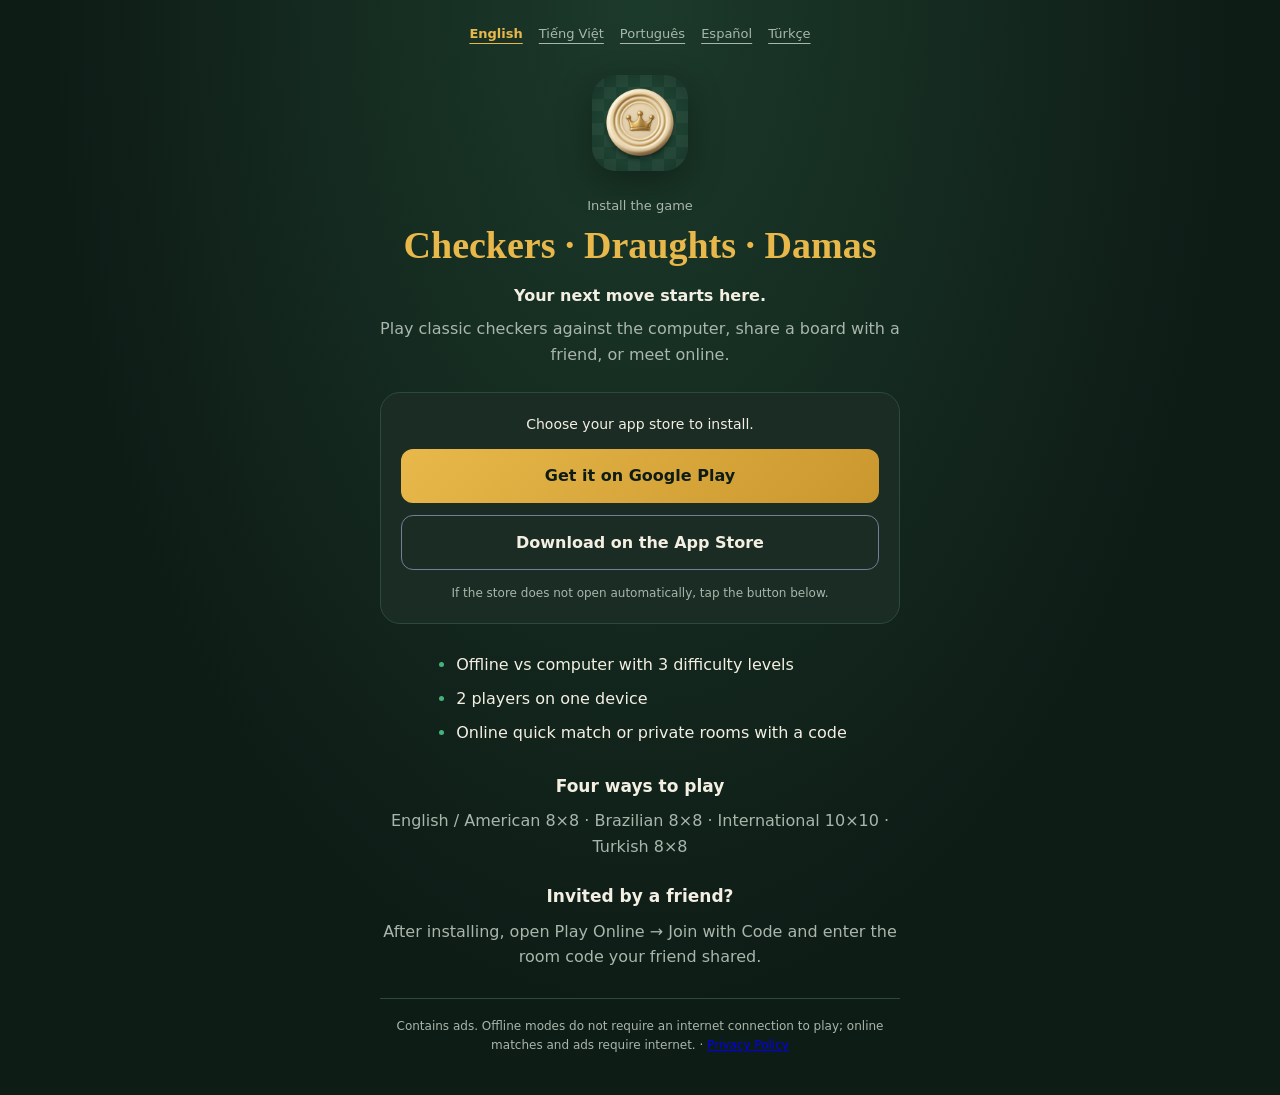
<file: index.html>
<!doctype html>
<html lang="en">
<head>
    <meta charset="utf-8">
    <meta name="viewport" content="width=device-width, initial-scale=1, viewport-fit=cover">
    <title>Checkers · Draughts · Damas — Install the game</title>
    <meta name="description" content="Install Checkers · Draughts · Damas. Choose your language to open the download page.">
    <meta property="og:title" content="Checkers · Draughts · Damas — Install the game">
    <meta property="og:description" content="Choose your language and download the game for Android or iOS.">
    <meta property="og:type" content="website">
    <link rel="icon" href="assets/icon.png" type="image/png">
    <link rel="stylesheet" href="assets/install.css">
</head>
<body>
    <main class="wrap">
        <img class="icon" src="assets/icon.png" width="96" height="96" alt="Checkers · Draughts · Damas">
        <h1>Checkers · Draughts · Damas</h1>
        <p class="sub">Choose your language</p>
        <nav aria-label="Language" style="display:block">
        <a class="btn astore" href="install_en.html" lang="en" hreflang="en">English</a>
        <a class="btn astore" href="install_vi.html" lang="vi" hreflang="vi">Tiếng Việt</a>
        <a class="btn astore" href="install_es.html" lang="es" hreflang="es">Español</a>
        <a class="btn astore" href="install_pt.html" lang="pt" hreflang="pt">Português</a>
        <a class="btn astore" href="install_tr.html" lang="tr" hreflang="tr">Türkçe</a>
        </nav>
        <footer><a href="privacy.html">Privacy Policy</a></footer>
    </main>
    <script>
    (function () {
        'use strict';
        var supported = ["en", "vi", "es", "pt", "tr"];
        var preferred = navigator.languages && navigator.languages.length
            ? navigator.languages : [navigator.language || 'en'];
        var selected = 'en';
        for (var i = 0; i < preferred.length; i++) {
            var code = preferred[i].toLowerCase().split(/[-_]/)[0];
            if (supported.indexOf(code) !== -1) {
                selected = code;
                break;
            }
        }
        window.location.replace('install_' + selected + '.html');
    }());
    </script>
</body>
</html>
</file>
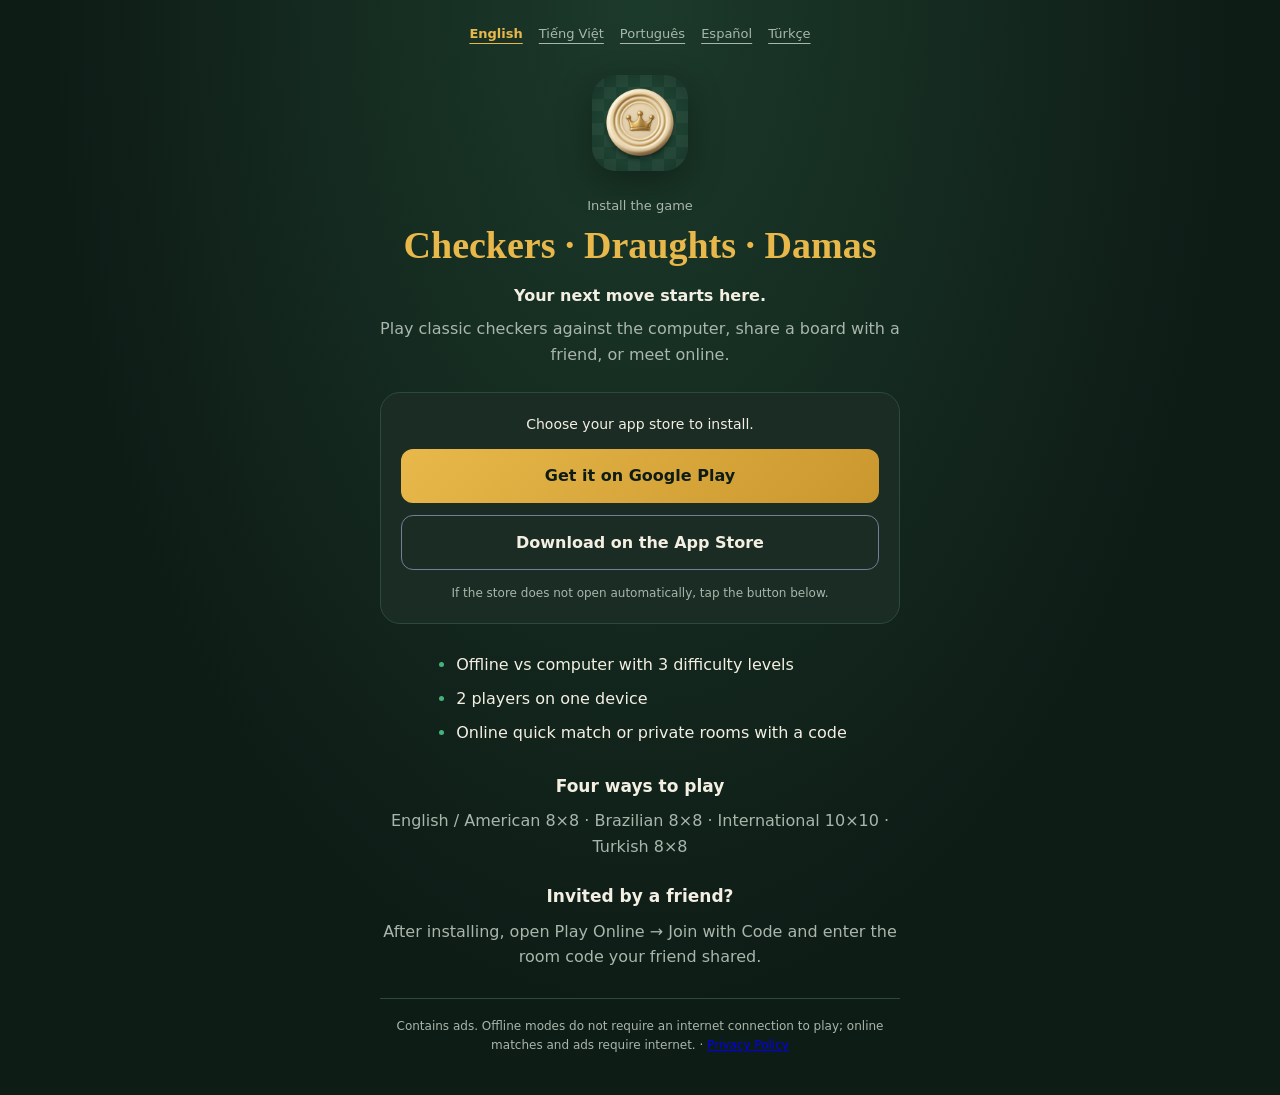
<file: install_en.html>
<!doctype html>
<html lang="en">
<head>
    <meta charset="utf-8">
    <meta name="viewport" content="width=device-width, initial-scale=1, viewport-fit=cover">
    <meta name="theme-color" content="#0e1c16">
    <title>Checkers · Draughts · Damas — Install the game</title>
    <meta name="description" content="Play classic checkers against the computer, share a board with a friend, or meet online.">
    <meta property="og:title" content="Checkers · Draughts · Damas — Install the game">
    <meta property="og:description" content="Play classic checkers against the computer, share a board with a friend, or meet online.">
    <meta property="og:type" content="website">
    <meta name="twitter:card" content="summary">
    <link rel="icon" type="image/png" href="assets/icon.png">
    <link rel="stylesheet" href="assets/install.css">
    <link rel="alternate" hreflang="en" href="install_en.html">
    <link rel="alternate" hreflang="vi" href="install_vi.html">
    <link rel="alternate" hreflang="pt" href="install_pt.html">
    <link rel="alternate" hreflang="es" href="install_es.html">
    <link rel="alternate" hreflang="tr" href="install_tr.html">
</head>
<body>
<main class="wrap">
    <nav aria-label="Language"><a href="install_en.html" lang="en" hreflang="en" aria-current="page">English</a><a href="install_vi.html" lang="vi" hreflang="vi">Tiếng Việt</a><a href="install_pt.html" lang="pt" hreflang="pt">Português</a><a href="install_es.html" lang="es" hreflang="es">Español</a><a href="install_tr.html" lang="tr" hreflang="tr">Türkçe</a></nav>
    <img class="icon" src="assets/icon.png" width="96" height="96" alt="Checkers · Draughts · Damas">
    <p class="eyebrow">Install the game</p>
    <h1>Checkers · Draughts · Damas</h1>
    <p class="sub">Your next move starts here.</p>
    <p class="description">Play classic checkers against the computer, share a board with a friend, or meet online.</p>
    <div class="downloads">
        <p id="status" role="status">Choose your app store to install.</p>
        <a class="btn gplay" id="gplay" href="https://play.google.com/store/apps/details?id=com.egame.checkers&amp;hl=en">Get it on Google Play</a>
        <a class="btn astore" id="astore" href="https://apps.apple.com/app/id6820478701?l=en">Download on the App Store</a>
        <p class="hint">If the store does not open automatically, tap the button below.</p>
    </div>
    <section><ul><li>Offline vs computer with 3 difficulty levels</li><li>2 players on one device</li><li>Online quick match or private rooms with a code</li></ul></section>
    <section><h2>Four ways to play</h2><p>English / American 8×8 · Brazilian 8×8 · International 10×10 · Turkish 8×8</p></section>
    <section><h2>Invited by a friend?</h2><p>After installing, open Play Online → Join with Code and enter the room code your friend shared.</p></section>
    <footer>Contains ads. Offline modes do not require an internet connection to play; online matches and ads require internet. · <a href="privacy.html#en">Privacy Policy</a></footer>
</main>
<script>window.installMessages = {"opening": "Opening Google Play…", "fallback": "If the store does not open automatically, tap the button below.", "openingIOS": "Opening App Store…"};</script>
<script src="assets/install.js"></script>
</body>
</html>
</file>
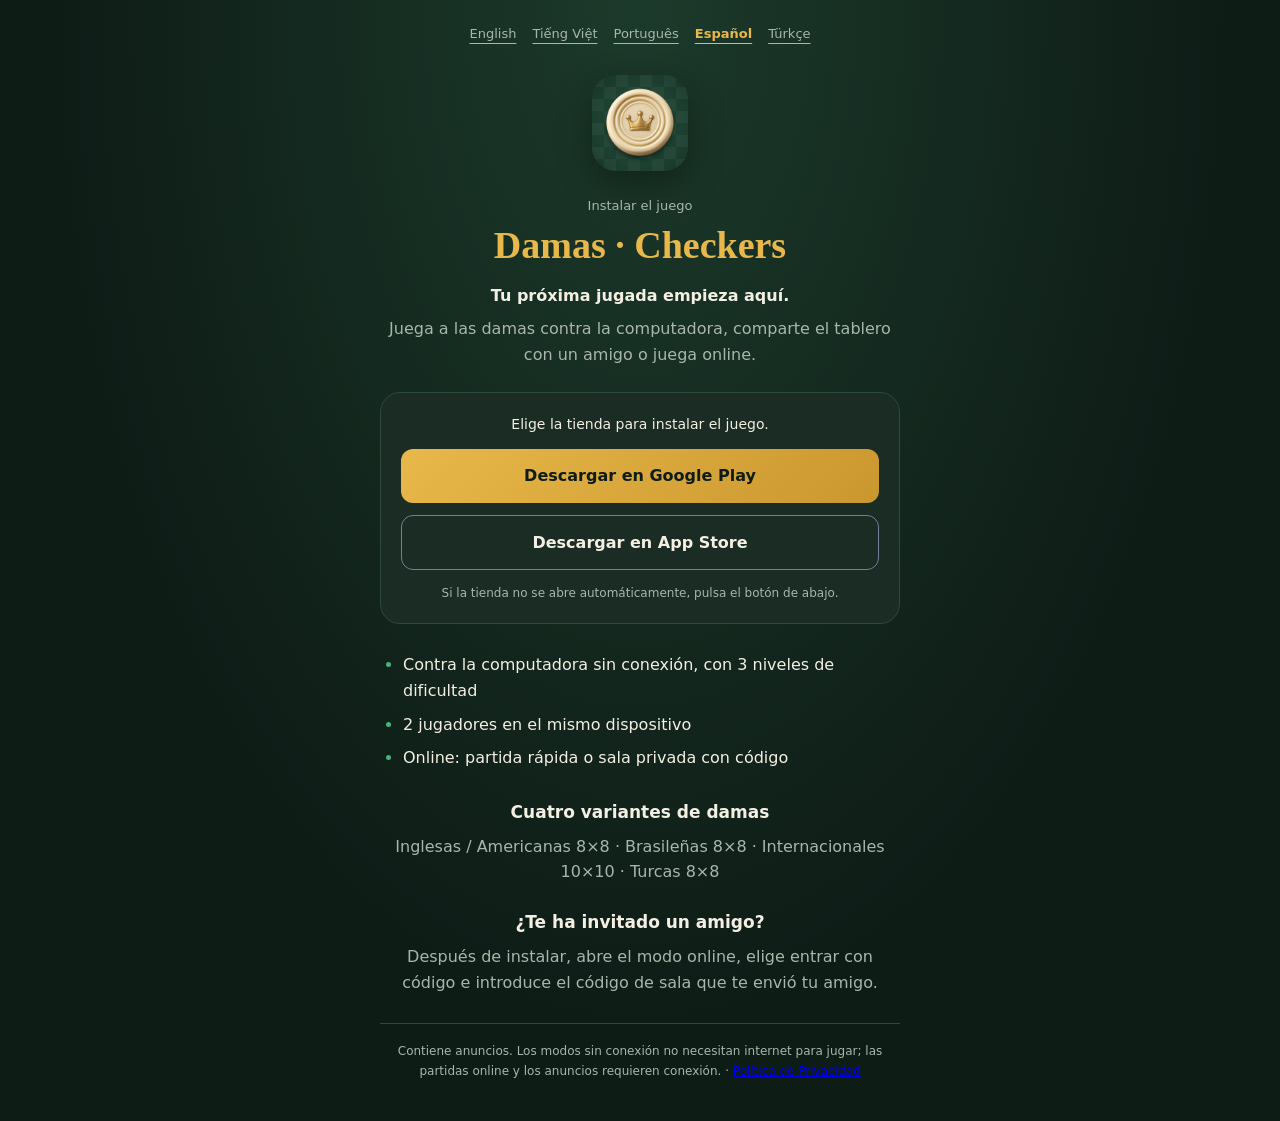
<file: install_es.html>
<!doctype html>
<html lang="es">
<head>
    <meta charset="utf-8">
    <meta name="viewport" content="width=device-width, initial-scale=1, viewport-fit=cover">
    <meta name="theme-color" content="#0e1c16">
    <title>Damas · Checkers — Instalar el juego</title>
    <meta name="description" content="Juega a las damas contra la computadora, comparte el tablero con un amigo o juega online.">
    <meta property="og:title" content="Damas · Checkers — Instalar el juego">
    <meta property="og:description" content="Juega a las damas contra la computadora, comparte el tablero con un amigo o juega online.">
    <meta property="og:type" content="website">
    <meta name="twitter:card" content="summary">
    <link rel="icon" type="image/png" href="assets/icon.png">
    <link rel="stylesheet" href="assets/install.css">
    <link rel="alternate" hreflang="en" href="install_en.html">
    <link rel="alternate" hreflang="vi" href="install_vi.html">
    <link rel="alternate" hreflang="pt" href="install_pt.html">
    <link rel="alternate" hreflang="es" href="install_es.html">
    <link rel="alternate" hreflang="tr" href="install_tr.html">
</head>
<body>
<main class="wrap">
    <nav aria-label="Idioma"><a href="install_en.html" lang="en" hreflang="en">English</a><a href="install_vi.html" lang="vi" hreflang="vi">Tiếng Việt</a><a href="install_pt.html" lang="pt" hreflang="pt">Português</a><a href="install_es.html" lang="es" hreflang="es" aria-current="page">Español</a><a href="install_tr.html" lang="tr" hreflang="tr">Türkçe</a></nav>
    <img class="icon" src="assets/icon.png" width="96" height="96" alt="Damas · Checkers">
    <p class="eyebrow">Instalar el juego</p>
    <h1>Damas · Checkers</h1>
    <p class="sub">Tu próxima jugada empieza aquí.</p>
    <p class="description">Juega a las damas contra la computadora, comparte el tablero con un amigo o juega online.</p>
    <div class="downloads">
        <p id="status" role="status">Elige la tienda para instalar el juego.</p>
        <a class="btn gplay" id="gplay" href="https://play.google.com/store/apps/details?id=com.egame.checkers&amp;hl=es">Descargar en Google Play</a>
        <a class="btn astore" id="astore" href="https://apps.apple.com/app/id6820478701?l=es">Descargar en App Store</a>
        <p class="hint">Si la tienda no se abre automáticamente, pulsa el botón de abajo.</p>
    </div>
    <section><ul><li>Contra la computadora sin conexión, con 3 niveles de dificultad</li><li>2 jugadores en el mismo dispositivo</li><li>Online: partida rápida o sala privada con código</li></ul></section>
    <section><h2>Cuatro variantes de damas</h2><p>Inglesas / Americanas 8×8 · Brasileñas 8×8 · Internacionales 10×10 · Turcas 8×8</p></section>
    <section><h2>¿Te ha invitado un amigo?</h2><p>Después de instalar, abre el modo online, elige entrar con código e introduce el código de sala que te envió tu amigo.</p></section>
    <footer>Contiene anuncios. Los modos sin conexión no necesitan internet para jugar; las partidas online y los anuncios requieren conexión. · <a href="privacy.html#es">Política de Privacidad</a></footer>
</main>
<script>window.installMessages = {"opening": "Abriendo Google Play…", "fallback": "Si la tienda no se abre automáticamente, pulsa el botón de abajo.", "openingIOS": "Abriendo App Store…"};</script>
<script src="assets/install.js"></script>
</body>
</html>
</file>
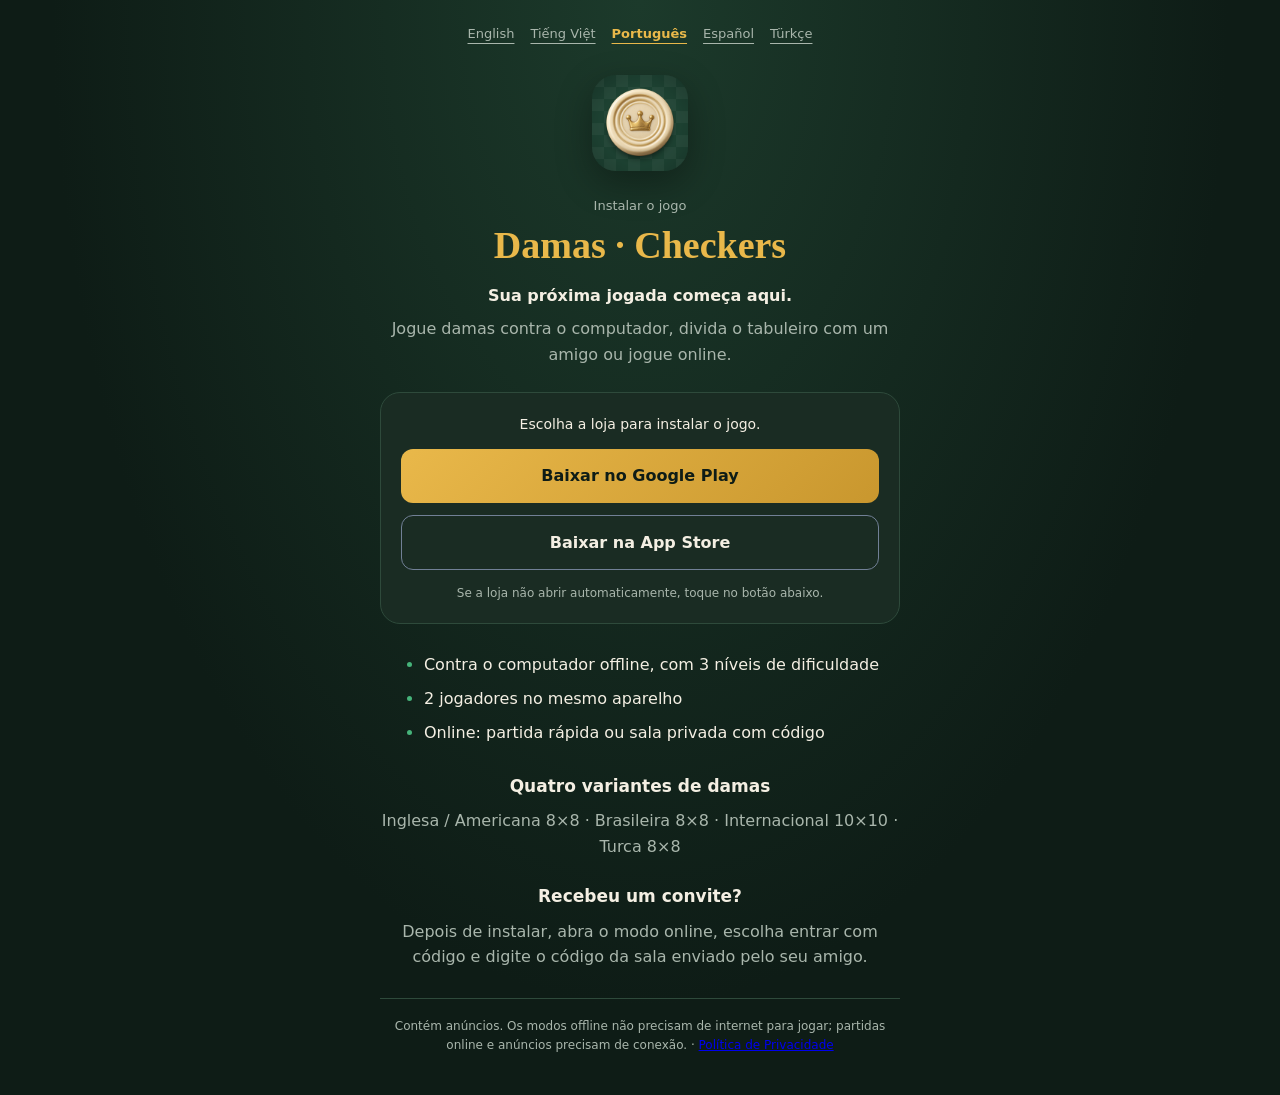
<file: install_pt.html>
<!doctype html>
<html lang="pt-BR">
<head>
    <meta charset="utf-8">
    <meta name="viewport" content="width=device-width, initial-scale=1, viewport-fit=cover">
    <meta name="theme-color" content="#0e1c16">
    <title>Damas · Checkers — Instalar o jogo</title>
    <meta name="description" content="Jogue damas contra o computador, divida o tabuleiro com um amigo ou jogue online.">
    <meta property="og:title" content="Damas · Checkers — Instalar o jogo">
    <meta property="og:description" content="Jogue damas contra o computador, divida o tabuleiro com um amigo ou jogue online.">
    <meta property="og:type" content="website">
    <meta name="twitter:card" content="summary">
    <link rel="icon" type="image/png" href="assets/icon.png">
    <link rel="stylesheet" href="assets/install.css">
    <link rel="alternate" hreflang="en" href="install_en.html">
    <link rel="alternate" hreflang="vi" href="install_vi.html">
    <link rel="alternate" hreflang="pt" href="install_pt.html">
    <link rel="alternate" hreflang="es" href="install_es.html">
    <link rel="alternate" hreflang="tr" href="install_tr.html">
</head>
<body>
<main class="wrap">
    <nav aria-label="Idioma"><a href="install_en.html" lang="en" hreflang="en">English</a><a href="install_vi.html" lang="vi" hreflang="vi">Tiếng Việt</a><a href="install_pt.html" lang="pt" hreflang="pt" aria-current="page">Português</a><a href="install_es.html" lang="es" hreflang="es">Español</a><a href="install_tr.html" lang="tr" hreflang="tr">Türkçe</a></nav>
    <img class="icon" src="assets/icon.png" width="96" height="96" alt="Damas · Checkers">
    <p class="eyebrow">Instalar o jogo</p>
    <h1>Damas · Checkers</h1>
    <p class="sub">Sua próxima jogada começa aqui.</p>
    <p class="description">Jogue damas contra o computador, divida o tabuleiro com um amigo ou jogue online.</p>
    <div class="downloads">
        <p id="status" role="status">Escolha a loja para instalar o jogo.</p>
        <a class="btn gplay" id="gplay" href="https://play.google.com/store/apps/details?id=com.egame.checkers&amp;hl=pt">Baixar no Google Play</a>
        <a class="btn astore" id="astore" href="https://apps.apple.com/app/id6820478701?l=pt">Baixar na App Store</a>
        <p class="hint">Se a loja não abrir automaticamente, toque no botão abaixo.</p>
    </div>
    <section><ul><li>Contra o computador offline, com 3 níveis de dificuldade</li><li>2 jogadores no mesmo aparelho</li><li>Online: partida rápida ou sala privada com código</li></ul></section>
    <section><h2>Quatro variantes de damas</h2><p>Inglesa / Americana 8×8 · Brasileira 8×8 · Internacional 10×10 · Turca 8×8</p></section>
    <section><h2>Recebeu um convite?</h2><p>Depois de instalar, abra o modo online, escolha entrar com código e digite o código da sala enviado pelo seu amigo.</p></section>
    <footer>Contém anúncios. Os modos offline não precisam de internet para jogar; partidas online e anúncios precisam de conexão. · <a href="privacy.html#pt">Política de Privacidade</a></footer>
</main>
<script>window.installMessages = {"opening": "Abrindo o Google Play…", "fallback": "Se a loja não abrir automaticamente, toque no botão abaixo.", "openingIOS": "Abrindo a App Store…"};</script>
<script src="assets/install.js"></script>
</body>
</html>
</file>
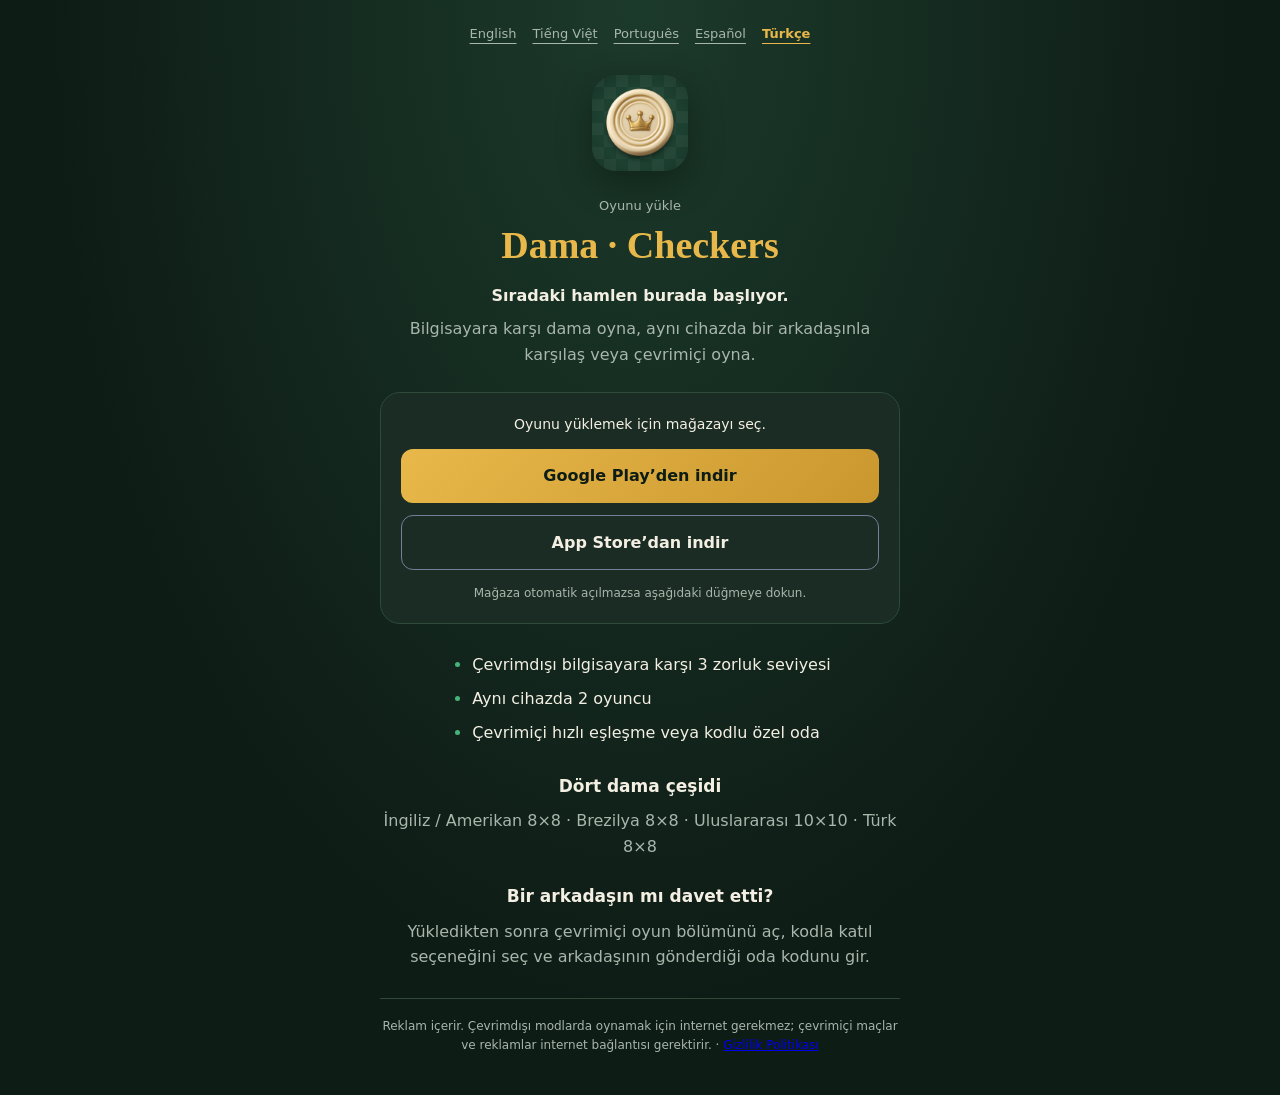
<file: install_tr.html>
<!doctype html>
<html lang="tr">
<head>
    <meta charset="utf-8">
    <meta name="viewport" content="width=device-width, initial-scale=1, viewport-fit=cover">
    <meta name="theme-color" content="#0e1c16">
    <title>Dama · Checkers — Oyunu yükle</title>
    <meta name="description" content="Bilgisayara karşı dama oyna, aynı cihazda bir arkadaşınla karşılaş veya çevrimiçi oyna.">
    <meta property="og:title" content="Dama · Checkers — Oyunu yükle">
    <meta property="og:description" content="Bilgisayara karşı dama oyna, aynı cihazda bir arkadaşınla karşılaş veya çevrimiçi oyna.">
    <meta property="og:type" content="website">
    <meta name="twitter:card" content="summary">
    <link rel="icon" type="image/png" href="assets/icon.png">
    <link rel="stylesheet" href="assets/install.css">
    <link rel="alternate" hreflang="en" href="install_en.html">
    <link rel="alternate" hreflang="vi" href="install_vi.html">
    <link rel="alternate" hreflang="pt" href="install_pt.html">
    <link rel="alternate" hreflang="es" href="install_es.html">
    <link rel="alternate" hreflang="tr" href="install_tr.html">
</head>
<body>
<main class="wrap">
    <nav aria-label="Dil"><a href="install_en.html" lang="en" hreflang="en">English</a><a href="install_vi.html" lang="vi" hreflang="vi">Tiếng Việt</a><a href="install_pt.html" lang="pt" hreflang="pt">Português</a><a href="install_es.html" lang="es" hreflang="es">Español</a><a href="install_tr.html" lang="tr" hreflang="tr" aria-current="page">Türkçe</a></nav>
    <img class="icon" src="assets/icon.png" width="96" height="96" alt="Dama · Checkers">
    <p class="eyebrow">Oyunu yükle</p>
    <h1>Dama · Checkers</h1>
    <p class="sub">Sıradaki hamlen burada başlıyor.</p>
    <p class="description">Bilgisayara karşı dama oyna, aynı cihazda bir arkadaşınla karşılaş veya çevrimiçi oyna.</p>
    <div class="downloads">
        <p id="status" role="status">Oyunu yüklemek için mağazayı seç.</p>
        <a class="btn gplay" id="gplay" href="https://play.google.com/store/apps/details?id=com.egame.checkers&amp;hl=tr">Google Play’den indir</a>
        <a class="btn astore" id="astore" href="https://apps.apple.com/app/id6820478701?l=tr">App Store’dan indir</a>
        <p class="hint">Mağaza otomatik açılmazsa aşağıdaki düğmeye dokun.</p>
    </div>
    <section><ul><li>Çevrimdışı bilgisayara karşı 3 zorluk seviyesi</li><li>Aynı cihazda 2 oyuncu</li><li>Çevrimiçi hızlı eşleşme veya kodlu özel oda</li></ul></section>
    <section><h2>Dört dama çeşidi</h2><p>İngiliz / Amerikan 8×8 · Brezilya 8×8 · Uluslararası 10×10 · Türk 8×8</p></section>
    <section><h2>Bir arkadaşın mı davet etti?</h2><p>Yükledikten sonra çevrimiçi oyun bölümünü aç, kodla katıl seçeneğini seç ve arkadaşının gönderdiği oda kodunu gir.</p></section>
    <footer>Reklam içerir. Çevrimdışı modlarda oynamak için internet gerekmez; çevrimiçi maçlar ve reklamlar internet bağlantısı gerektirir. · <a href="privacy.html#tr">Gizlilik Politikası</a></footer>
</main>
<script>window.installMessages = {"opening": "Google Play açılıyor…", "fallback": "Mağaza otomatik açılmazsa aşağıdaki düğmeye dokun.", "openingIOS": "App Store açılıyor…"};</script>
<script src="assets/install.js"></script>
</body>
</html>
</file>
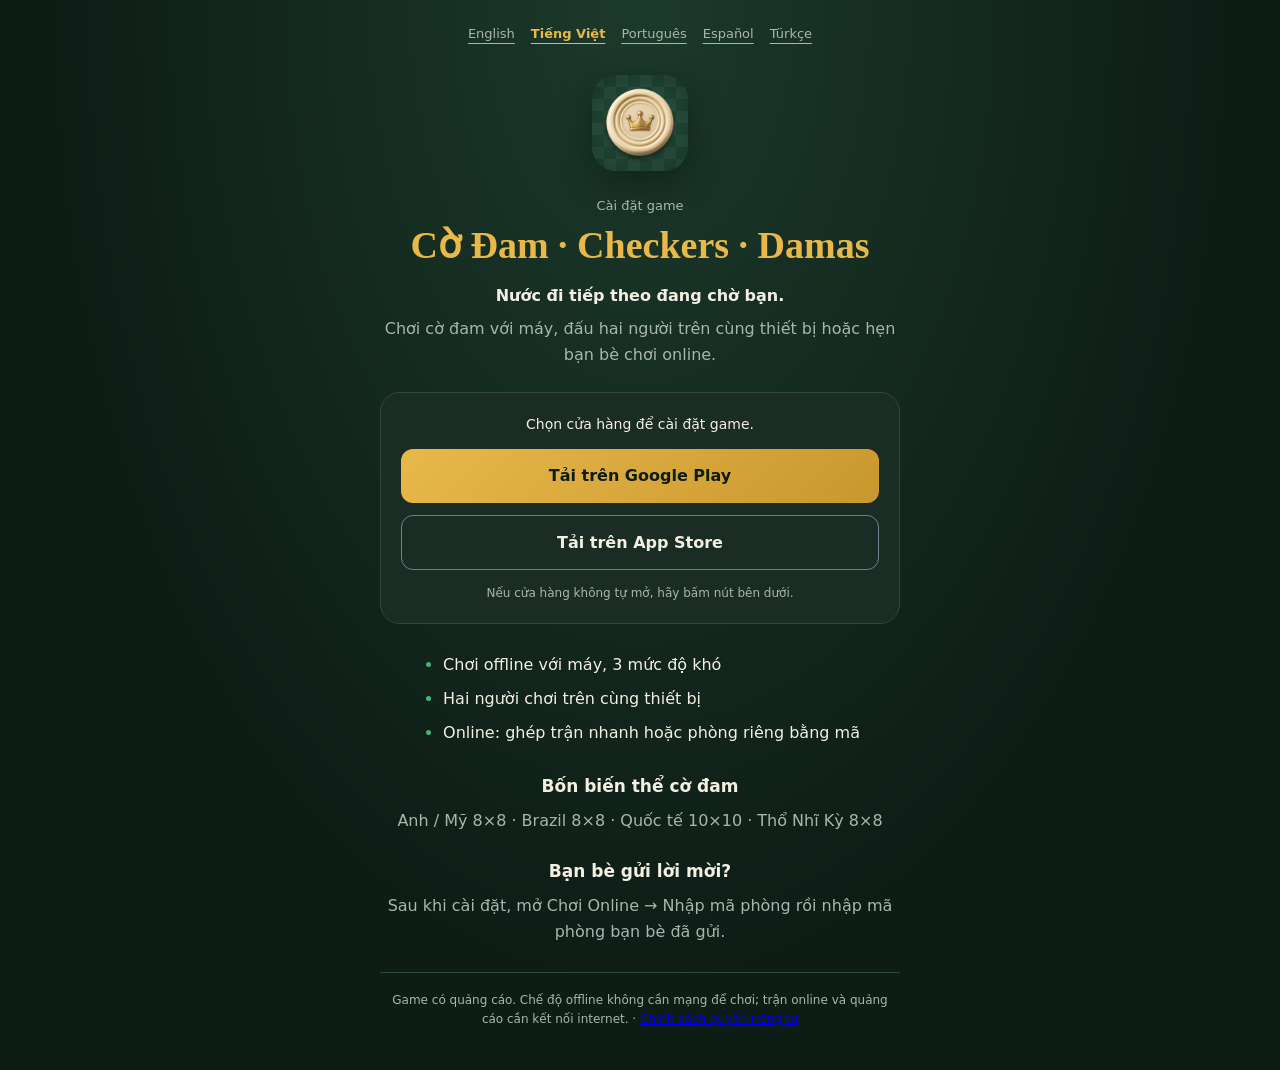
<file: install_vi.html>
<!doctype html>
<html lang="vi">
<head>
    <meta charset="utf-8">
    <meta name="viewport" content="width=device-width, initial-scale=1, viewport-fit=cover">
    <meta name="theme-color" content="#0e1c16">
    <title>Cờ Đam · Checkers · Damas — Cài đặt game</title>
    <meta name="description" content="Chơi cờ đam với máy, đấu hai người trên cùng thiết bị hoặc hẹn bạn bè chơi online.">
    <meta property="og:title" content="Cờ Đam · Checkers · Damas — Cài đặt game">
    <meta property="og:description" content="Chơi cờ đam với máy, đấu hai người trên cùng thiết bị hoặc hẹn bạn bè chơi online.">
    <meta property="og:type" content="website">
    <meta name="twitter:card" content="summary">
    <link rel="icon" type="image/png" href="assets/icon.png">
    <link rel="stylesheet" href="assets/install.css">
    <link rel="alternate" hreflang="en" href="install_en.html">
    <link rel="alternate" hreflang="vi" href="install_vi.html">
    <link rel="alternate" hreflang="pt" href="install_pt.html">
    <link rel="alternate" hreflang="es" href="install_es.html">
    <link rel="alternate" hreflang="tr" href="install_tr.html">
</head>
<body>
<main class="wrap">
    <nav aria-label="Ngôn ngữ"><a href="install_en.html" lang="en" hreflang="en">English</a><a href="install_vi.html" lang="vi" hreflang="vi" aria-current="page">Tiếng Việt</a><a href="install_pt.html" lang="pt" hreflang="pt">Português</a><a href="install_es.html" lang="es" hreflang="es">Español</a><a href="install_tr.html" lang="tr" hreflang="tr">Türkçe</a></nav>
    <img class="icon" src="assets/icon.png" width="96" height="96" alt="Cờ Đam · Checkers · Damas">
    <p class="eyebrow">Cài đặt game</p>
    <h1>Cờ Đam · Checkers · Damas</h1>
    <p class="sub">Nước đi tiếp theo đang chờ bạn.</p>
    <p class="description">Chơi cờ đam với máy, đấu hai người trên cùng thiết bị hoặc hẹn bạn bè chơi online.</p>
    <div class="downloads">
        <p id="status" role="status">Chọn cửa hàng để cài đặt game.</p>
        <a class="btn gplay" id="gplay" href="https://play.google.com/store/apps/details?id=com.egame.checkers&amp;hl=vi">Tải trên Google Play</a>
        <a class="btn astore" id="astore" href="https://apps.apple.com/app/id6820478701?l=vi">Tải trên App Store</a>
        <p class="hint">Nếu cửa hàng không tự mở, hãy bấm nút bên dưới.</p>
    </div>
    <section><ul><li>Chơi offline với máy, 3 mức độ khó</li><li>Hai người chơi trên cùng thiết bị</li><li>Online: ghép trận nhanh hoặc phòng riêng bằng mã</li></ul></section>
    <section><h2>Bốn biến thể cờ đam</h2><p>Anh / Mỹ 8×8 · Brazil 8×8 · Quốc tế 10×10 · Thổ Nhĩ Kỳ 8×8</p></section>
    <section><h2>Bạn bè gửi lời mời?</h2><p>Sau khi cài đặt, mở Chơi Online → Nhập mã phòng rồi nhập mã phòng bạn bè đã gửi.</p></section>
    <footer>Game có quảng cáo. Chế độ offline không cần mạng để chơi; trận online và quảng cáo cần kết nối internet. · <a href="privacy.html#vi">Chính sách quyền riêng tư</a></footer>
</main>
<script>window.installMessages = {"opening": "Đang mở Google Play…", "fallback": "Nếu cửa hàng không tự mở, hãy bấm nút bên dưới.", "openingIOS": "Đang mở App Store…"};</script>
<script src="assets/install.js"></script>
</body>
</html>
</file>
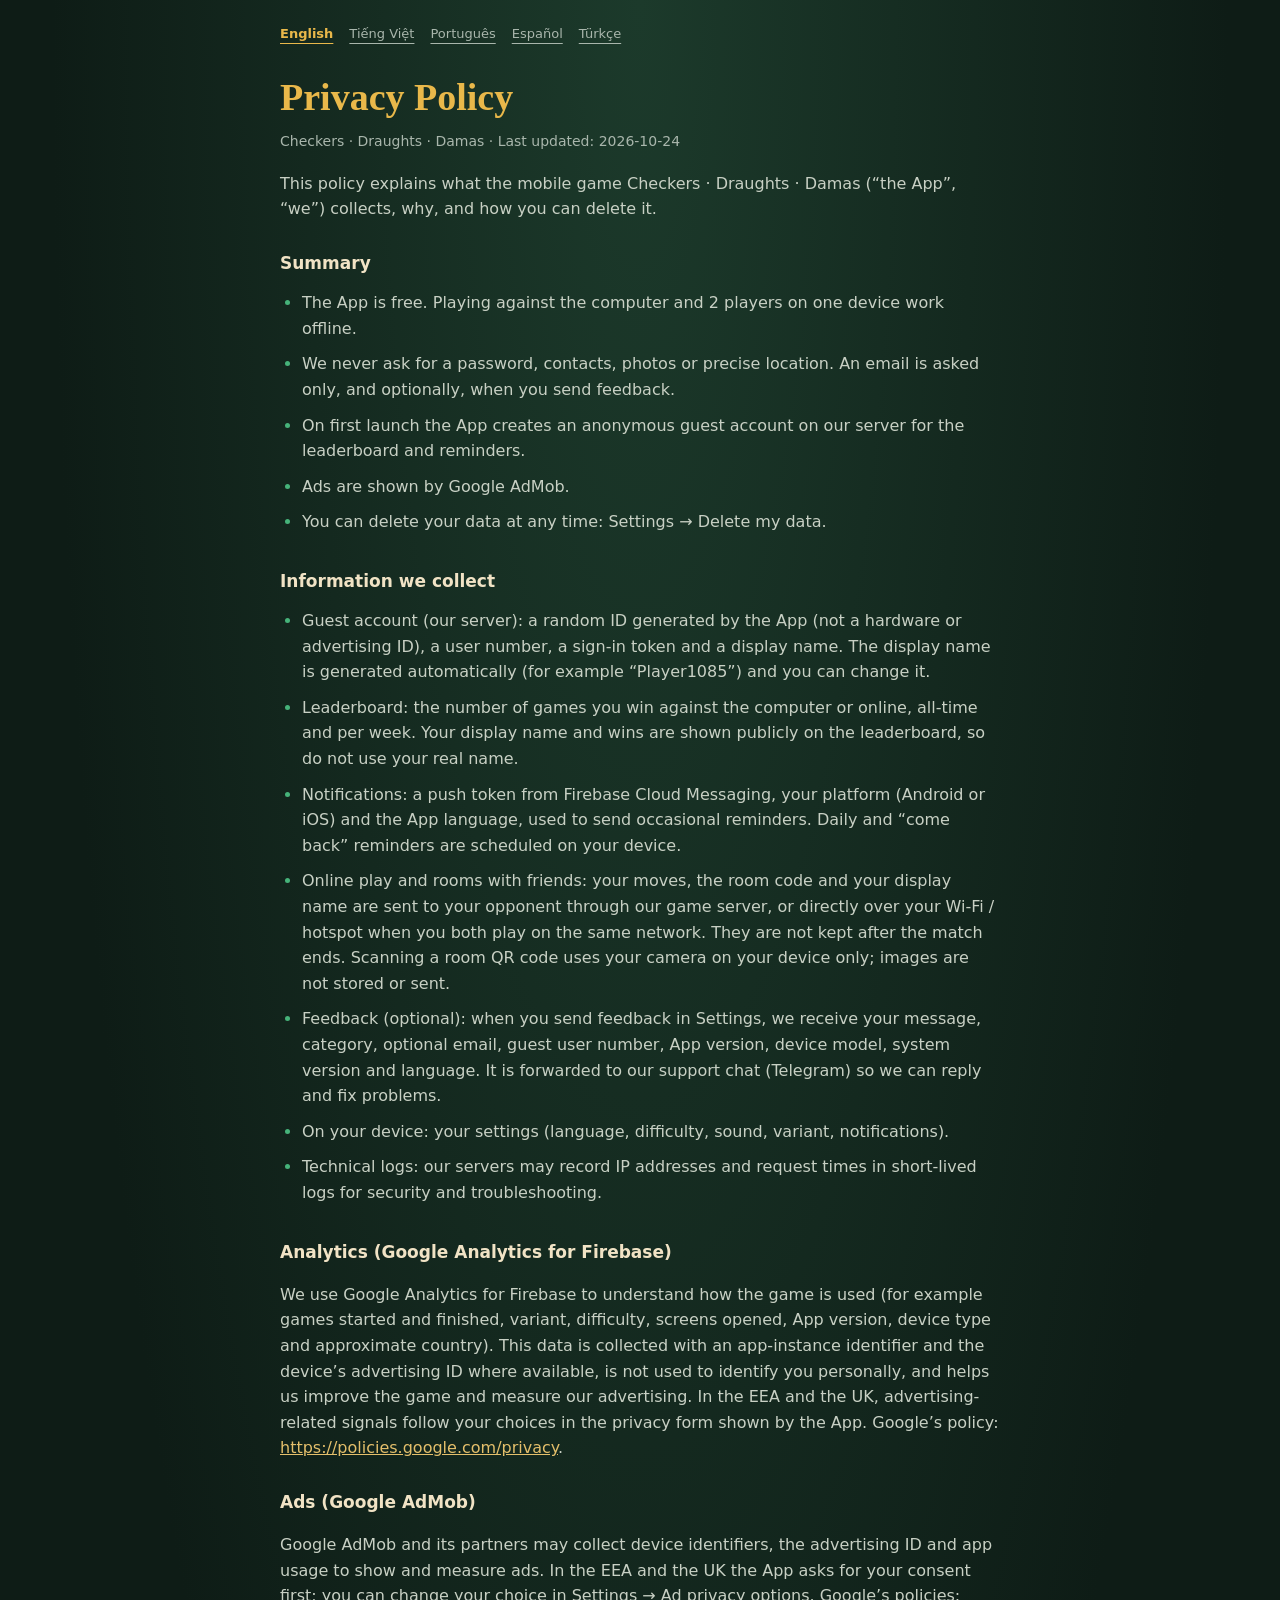
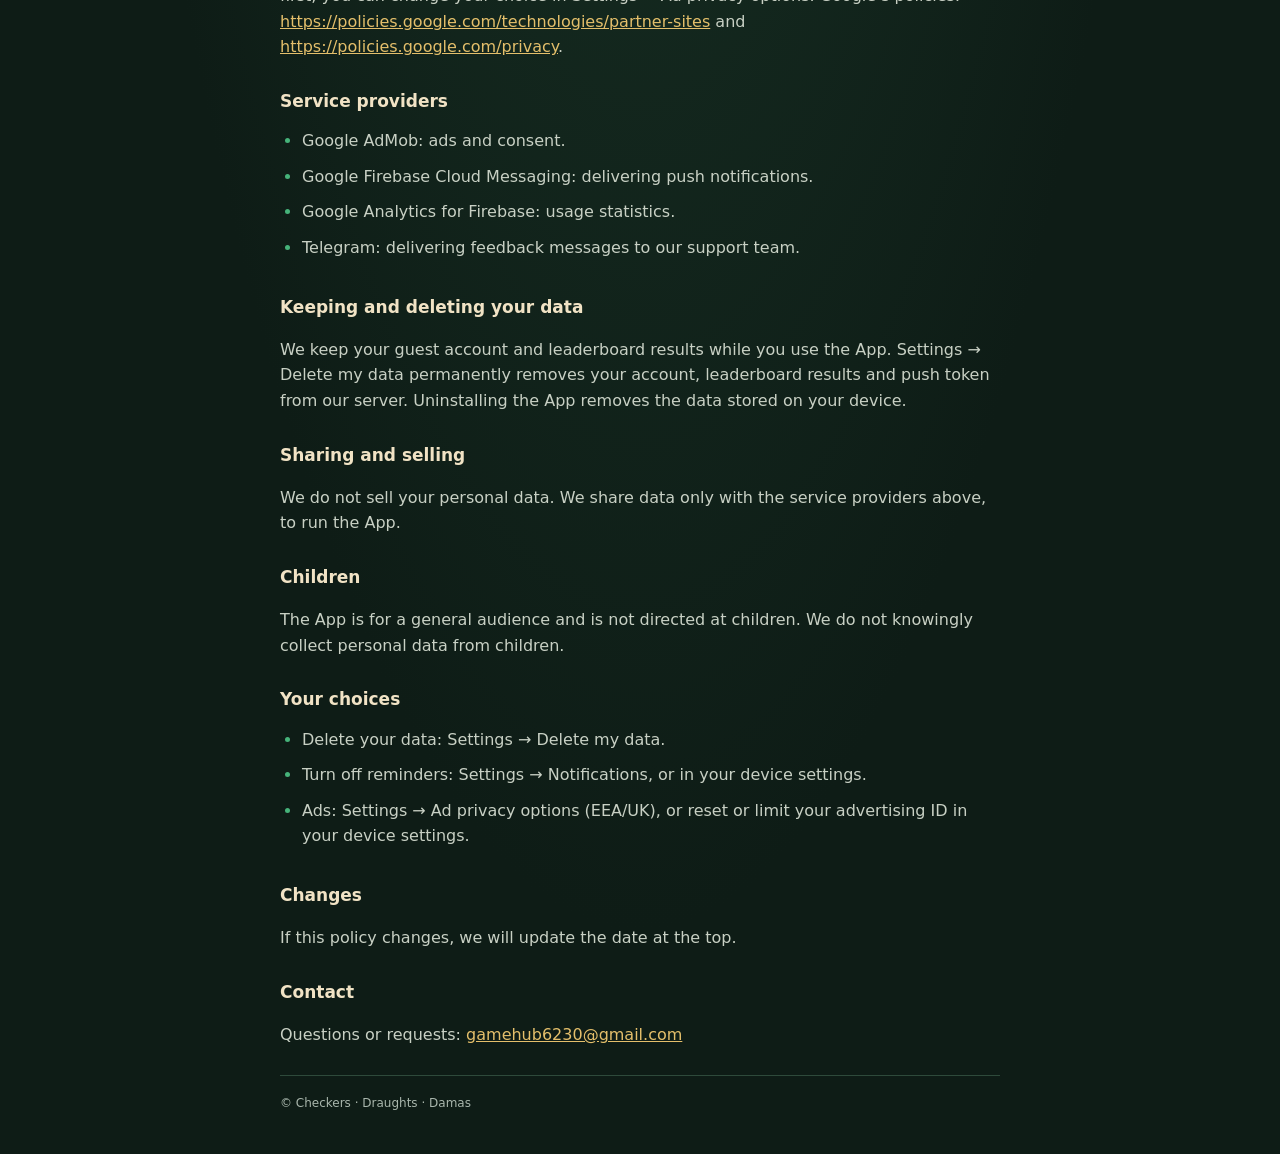
<file: privacy.html>
<!doctype html>
<html lang="en">
<head>
<meta charset="utf-8">
<meta name="viewport" content="width=device-width, initial-scale=1, viewport-fit=cover">
<meta name="theme-color" content="#101f1b">
<title>Privacy Policy — Checkers · Draughts · Damas</title>
<meta name="description" content="What Checkers · Draughts · Damas collects, why, and how to delete it.">
<link rel="icon" type="image/png" href="assets/icon.png">
<link rel="stylesheet" href="assets/install.css">
<style>
body{text-align:left}
.wrap{max-width:720px}
nav{justify-content:flex-start}
h1{text-align:left}
h2{margin:28px 0 8px;color:#f1e3c5}
p,li{color:#c8d0c4}
.meta{color:#a9b6ac;font-size:14px;margin:10px 0 18px}
ul{display:block;padding-left:22px}
li{padding:5px 0}
a{color:#e4bf6b}
article{display:none}
article.on{display:block}
</style>
</head>
<body>
<main class="wrap">
<nav aria-label="Language"><a href="#en" lang="en" data-lang="en">English</a><a href="#vi" lang="vi" data-lang="vi">Tiếng Việt</a><a href="#pt" lang="pt" data-lang="pt">Português</a><a href="#es" lang="es" data-lang="es">Español</a><a href="#tr" lang="tr" data-lang="tr">Türkçe</a></nav>
<article id="en" lang="en"><h1>Privacy Policy</h1><p class="meta">Checkers · Draughts · Damas · Last updated: 2026-10-24</p><p>This policy explains what the mobile game Checkers · Draughts · Damas (“the App”, “we”) collects, why, and how you can delete it.</p><h2>Summary</h2><ul><li>The App is free. Playing against the computer and 2 players on one device work offline.</li><li>We never ask for a password, contacts, photos or precise location. An email is asked only, and optionally, when you send feedback.</li><li>On first launch the App creates an anonymous guest account on our server for the leaderboard and reminders.</li><li>Ads are shown by Google AdMob.</li><li>You can delete your data at any time: Settings → Delete my data.</li></ul><h2>Information we collect</h2><ul><li>Guest account (our server): a random ID generated by the App (not a hardware or advertising ID), a user number, a sign-in token and a display name. The display name is generated automatically (for example “Player1085”) and you can change it.</li><li>Leaderboard: the number of games you win against the computer or online, all-time and per week. Your display name and wins are shown publicly on the leaderboard, so do not use your real name.</li><li>Notifications: a push token from Firebase Cloud Messaging, your platform (Android or iOS) and the App language, used to send occasional reminders. Daily and “come back” reminders are scheduled on your device.</li><li>Online play and rooms with friends: your moves, the room code and your display name are sent to your opponent through our game server, or directly over your Wi-Fi / hotspot when you both play on the same network. They are not kept after the match ends. Scanning a room QR code uses your camera on your device only; images are not stored or sent.</li><li>Feedback (optional): when you send feedback in Settings, we receive your message, category, optional email, guest user number, App version, device model, system version and language. It is forwarded to our support chat (Telegram) so we can reply and fix problems.</li><li>On your device: your settings (language, difficulty, sound, variant, notifications).</li><li>Technical logs: our servers may record IP addresses and request times in short-lived logs for security and troubleshooting.</li></ul><h2>Analytics (Google Analytics for Firebase)</h2><p>We use Google Analytics for Firebase to understand how the game is used (for example games started and finished, variant, difficulty, screens opened, App version, device type and approximate country). This data is collected with an app-instance identifier and the device’s advertising ID where available, is not used to identify you personally, and helps us improve the game and measure our advertising. In the EEA and the UK, advertising-related signals follow your choices in the privacy form shown by the App. Google’s policy: <a href="https://policies.google.com/privacy">https://policies.google.com/privacy</a>.</p><h2>Ads (Google AdMob)</h2><p>Google AdMob and its partners may collect device identifiers, the advertising ID and app usage to show and measure ads. In the EEA and the UK the App asks for your consent first; you can change your choice in Settings → Ad privacy options. Google’s policies: <a href="https://policies.google.com/technologies/partner-sites">https://policies.google.com/technologies/partner-sites</a> and <a href="https://policies.google.com/privacy">https://policies.google.com/privacy</a>.</p><h2>Service providers</h2><ul><li>Google AdMob: ads and consent.</li><li>Google Firebase Cloud Messaging: delivering push notifications.</li><li>Google Analytics for Firebase: usage statistics.</li><li>Telegram: delivering feedback messages to our support team.</li></ul><h2>Keeping and deleting your data</h2><p>We keep your guest account and leaderboard results while you use the App. Settings → Delete my data permanently removes your account, leaderboard results and push token from our server. Uninstalling the App removes the data stored on your device.</p><h2>Sharing and selling</h2><p>We do not sell your personal data. We share data only with the service providers above, to run the App.</p><h2>Children</h2><p>The App is for a general audience and is not directed at children. We do not knowingly collect personal data from children.</p><h2>Your choices</h2><ul><li>Delete your data: Settings → Delete my data.</li><li>Turn off reminders: Settings → Notifications, or in your device settings.</li><li>Ads: Settings → Ad privacy options (EEA/UK), or reset or limit your advertising ID in your device settings.</li></ul><h2>Changes</h2><p>If this policy changes, we will update the date at the top.</p><h2>Contact</h2><p>Questions or requests: <a href="mailto:gamehub6230@gmail.com">gamehub6230@gmail.com</a></p></article><article id="vi" lang="vi"><h1>Chính sách quyền riêng tư</h1><p class="meta">Checkers · Draughts · Damas · Cập nhật lần cuối: 2026-10-24</p><p>Chính sách này giải thích trò chơi Checkers · Draughts · Damas (“Ứng dụng”, “chúng tôi”) thu thập những gì, để làm gì và cách bạn xoá dữ liệu.</p><h2>Tóm tắt</h2><ul><li>Ứng dụng miễn phí. Chơi với máy và 2 người trên một máy hoạt động không cần mạng.</li><li>Chúng tôi không bao giờ hỏi mật khẩu, danh bạ, ảnh hay vị trí chính xác. Email chỉ được hỏi, và không bắt buộc, khi bạn gửi góp ý.</li><li>Lần mở đầu tiên, Ứng dụng tạo một tài khoản khách ẩn danh trên máy chủ của chúng tôi để dùng cho bảng xếp hạng và thông báo nhắc chơi.</li><li>Quảng cáo được hiển thị bởi Google AdMob.</li><li>Bạn có thể xoá dữ liệu bất cứ lúc nào: Cài đặt → Xoá dữ liệu của tôi.</li></ul><h2>Thông tin chúng tôi thu thập</h2><ul><li>Tài khoản khách (máy chủ của chúng tôi): một mã ngẫu nhiên do Ứng dụng tạo (không phải mã phần cứng hay mã quảng cáo), số người dùng, mã đăng nhập và tên hiển thị. Tên hiển thị được tạo tự động (ví dụ “Player1085”) và bạn có thể đổi.</li><li>Bảng xếp hạng: số ván bạn thắng máy hoặc thắng online, tính từ trước đến nay và theo tuần. Tên hiển thị và số ván thắng hiện công khai trên bảng xếp hạng, vì vậy đừng dùng tên thật.</li><li>Thông báo: mã push của Firebase Cloud Messaging, nền tảng (Android hoặc iOS) và ngôn ngữ của Ứng dụng, dùng để thỉnh thoảng gửi lời nhắc. Lời nhắc hằng ngày và lời nhắc “quay lại chơi” được lên lịch ngay trên máy bạn.</li><li>Chơi online và phòng với bạn bè: nước đi, mã phòng và tên hiển thị của bạn được gửi tới đối thủ qua máy chủ trò chơi, hoặc trực tiếp qua Wi-Fi / điểm phát khi hai bạn chơi cùng mạng. Chúng không được lưu lại sau khi ván kết thúc. Quét mã QR phòng chỉ dùng camera ngay trên máy bạn; hình ảnh không được lưu hay gửi đi.</li><li>Góp ý (không bắt buộc): khi bạn gửi góp ý trong Cài đặt, chúng tôi nhận nội dung, loại góp ý, email (nếu bạn nhập), số người dùng của tài khoản khách, phiên bản Ứng dụng, đời máy, phiên bản hệ điều hành và ngôn ngữ. Góp ý được chuyển tới kênh hỗ trợ (Telegram) để chúng tôi trả lời và sửa lỗi.</li><li>Trên máy bạn: các cài đặt (ngôn ngữ, độ khó, âm thanh, biến thể, thông báo).</li><li>Nhật ký kỹ thuật: máy chủ có thể ghi địa chỉ IP và thời điểm yêu cầu trong nhật ký lưu ngắn hạn để bảo mật và xử lý lỗi.</li></ul><h2>Phân tích (Google Analytics for Firebase)</h2><p>Chúng tôi dùng Google Analytics for Firebase để hiểu cách trò chơi được sử dụng (ví dụ số ván bắt đầu và kết thúc, biến thể, độ khó, màn hình đã mở, phiên bản Ứng dụng, loại máy và quốc gia gần đúng). Dữ liệu này được thu kèm mã phiên bản cài đặt ứng dụng và mã quảng cáo của máy (nếu có), không dùng để nhận diện cá nhân bạn, và giúp chúng tôi cải thiện trò chơi cũng như đo lường quảng cáo. Ở EEA và Vương quốc Anh, các tín hiệu liên quan tới quảng cáo tuân theo lựa chọn của bạn trong form quyền riêng tư mà Ứng dụng hiển thị. Chính sách của Google: <a href="https://policies.google.com/privacy">https://policies.google.com/privacy</a>.</p><h2>Quảng cáo (Google AdMob)</h2><p>Google AdMob và đối tác có thể thu thập mã thiết bị, mã quảng cáo và dữ liệu sử dụng ứng dụng để hiển thị và đo lường quảng cáo. Ở EEA và Vương quốc Anh, Ứng dụng hỏi sự đồng ý của bạn trước; bạn có thể đổi lựa chọn trong Cài đặt → Quyền riêng tư quảng cáo. Chính sách của Google: <a href="https://policies.google.com/technologies/partner-sites">https://policies.google.com/technologies/partner-sites</a> và <a href="https://policies.google.com/privacy">https://policies.google.com/privacy</a>.</p><h2>Nhà cung cấp dịch vụ</h2><ul><li>Google AdMob: quảng cáo và quản lý đồng ý.</li><li>Google Firebase Cloud Messaging: gửi thông báo đẩy.</li><li>Google Analytics for Firebase: thống kê sử dụng.</li><li>Telegram: chuyển góp ý tới đội hỗ trợ.</li></ul><h2>Lưu giữ và xoá dữ liệu</h2><p>Chúng tôi giữ tài khoản khách và kết quả xếp hạng trong thời gian bạn dùng Ứng dụng. Cài đặt → Xoá dữ liệu của tôi sẽ xoá vĩnh viễn tài khoản, kết quả xếp hạng và mã push khỏi máy chủ. Gỡ Ứng dụng sẽ xoá dữ liệu lưu trên máy bạn.</p><h2>Chia sẻ và mua bán</h2><p>Chúng tôi không bán dữ liệu cá nhân của bạn. Dữ liệu chỉ được chia sẻ với các nhà cung cấp dịch vụ ở trên để vận hành Ứng dụng.</p><h2>Trẻ em</h2><p>Ứng dụng dành cho mọi người và không nhắm tới trẻ em. Chúng tôi không cố ý thu thập dữ liệu cá nhân của trẻ em.</p><h2>Lựa chọn của bạn</h2><ul><li>Xoá dữ liệu: Cài đặt → Xoá dữ liệu của tôi.</li><li>Tắt lời nhắc: Cài đặt → Thông báo, hoặc trong cài đặt của máy.</li><li>Quảng cáo: Cài đặt → Quyền riêng tư quảng cáo (EEA/Anh), hoặc đặt lại / giới hạn mã quảng cáo trong cài đặt của máy.</li></ul><h2>Thay đổi</h2><p>Nếu chính sách thay đổi, chúng tôi sẽ cập nhật ngày ở đầu trang.</p><h2>Liên hệ</h2><p>Câu hỏi hoặc yêu cầu: <a href="mailto:gamehub6230@gmail.com">gamehub6230@gmail.com</a></p></article><article id="pt" lang="pt"><h1>Política de Privacidade</h1><p class="meta">Checkers · Draughts · Damas · Última atualização: 2026-10-24</p><p>Esta política explica o que o jogo Checkers · Draughts · Damas (“o App”, “nós”) coleta, por quê, e como você pode excluir esses dados.</p><h2>Resumo</h2><ul><li>O App é gratuito. Jogar contra o computador e 2 jogadores no mesmo aparelho funcionam offline.</li><li>Nunca pedimos senha, contatos, fotos ou localização precisa. Um e-mail é pedido apenas, e de forma opcional, quando você envia feedback.</li><li>Na primeira abertura, o App cria uma conta de convidado anônima no nosso servidor para o ranking e os lembretes.</li><li>Os anúncios são exibidos pelo Google AdMob.</li><li>Você pode excluir seus dados a qualquer momento: Configurações → Excluir meus dados.</li></ul><h2>Informações que coletamos</h2><ul><li>Conta de convidado (nosso servidor): um ID aleatório gerado pelo App (não é ID de hardware nem de publicidade), um número de usuário, um token de acesso e um nome de exibição. O nome é gerado automaticamente (por exemplo “Player1085”) e você pode alterá-lo.</li><li>Ranking: o número de partidas que você vence contra o computador ou online, no total e por semana. Seu nome de exibição e suas vitórias aparecem publicamente no ranking, então não use seu nome real.</li><li>Notificações: um token de push do Firebase Cloud Messaging, sua plataforma (Android ou iOS) e o idioma do App, usados para enviar lembretes ocasionais. Os lembretes diários e de “volte a jogar” são agendados no seu aparelho.</li><li>Jogo online e salas com amigos: seus lances, o código da sala e seu nome de exibição são enviados ao oponente pelo nosso servidor de jogo, ou diretamente pelo seu Wi-Fi / roteador quando vocês jogam na mesma rede. Eles não são guardados após o fim da partida. Escanear o QR de uma sala usa a câmera só no seu aparelho; as imagens não são guardadas nem enviadas.</li><li>Feedback (opcional): quando você envia feedback em Configurações, recebemos sua mensagem, a categoria, o e-mail opcional, o número de usuário da conta de convidado, a versão do App, o modelo do aparelho, a versão do sistema e o idioma. Ele é encaminhado ao nosso chat de suporte (Telegram) para podermos responder e corrigir problemas.</li><li>No seu aparelho: suas configurações (idioma, dificuldade, som, variante, notificações).</li><li>Registros técnicos: nossos servidores podem registrar endereços IP e horários de acesso em registros de curta duração, para segurança e correção de erros.</li></ul><h2>Análise (Google Analytics for Firebase)</h2><p>Usamos o Google Analytics for Firebase para entender como o jogo é usado (por exemplo partidas iniciadas e concluídas, variante, dificuldade, telas abertas, versão do App, tipo de aparelho e país aproximado). Esses dados são coletados com um identificador da instalação do app e o ID de publicidade do aparelho, quando disponível, não são usados para identificar você pessoalmente e nos ajudam a melhorar o jogo e medir nossa publicidade. No EEE e no Reino Unido, os sinais ligados à publicidade seguem suas escolhas no formulário de privacidade exibido pelo App. Política do Google: <a href="https://policies.google.com/privacy">https://policies.google.com/privacy</a>.</p><h2>Anúncios (Google AdMob)</h2><p>O Google AdMob e seus parceiros podem coletar identificadores do aparelho, o ID de publicidade e dados de uso para exibir e medir anúncios. No EEE e no Reino Unido o App pede seu consentimento antes; você pode mudar sua escolha em Configurações → Privacidade de anúncios. Políticas do Google: <a href="https://policies.google.com/technologies/partner-sites">https://policies.google.com/technologies/partner-sites</a> e <a href="https://policies.google.com/privacy">https://policies.google.com/privacy</a>.</p><h2>Prestadores de serviço</h2><ul><li>Google AdMob: anúncios e consentimento.</li><li>Google Firebase Cloud Messaging: envio de notificações push.</li><li>Google Analytics for Firebase: estatísticas de uso.</li><li>Telegram: entrega das mensagens de feedback à nossa equipe de suporte.</li></ul><h2>Retenção e exclusão</h2><p>Mantemos sua conta de convidado e seus resultados no ranking enquanto você usa o App. Configurações → Excluir meus dados remove permanentemente sua conta, seus resultados e seu token de push do nosso servidor. Desinstalar o App remove os dados guardados no aparelho.</p><h2>Compartilhamento e venda</h2><p>Não vendemos seus dados pessoais. Compartilhamos dados apenas com os prestadores acima, para operar o App.</p><h2>Crianças</h2><p>O App é para o público em geral e não é direcionado a crianças. Não coletamos intencionalmente dados pessoais de crianças.</p><h2>Suas escolhas</h2><ul><li>Excluir seus dados: Configurações → Excluir meus dados.</li><li>Desligar lembretes: Configurações → Notificações, ou nas configurações do aparelho.</li><li>Anúncios: Configurações → Privacidade de anúncios (EEE/Reino Unido), ou redefina ou limite o ID de publicidade nas configurações do aparelho.</li></ul><h2>Alterações</h2><p>Se esta política mudar, atualizaremos a data no topo.</p><h2>Contato</h2><p>Dúvidas ou solicitações: <a href="mailto:gamehub6230@gmail.com">gamehub6230@gmail.com</a></p></article><article id="es" lang="es"><h1>Política de Privacidad</h1><p class="meta">Checkers · Draughts · Damas · Última actualización: 2026-10-24</p><p>Esta política explica qué recopila el juego Checkers · Draughts · Damas (“la App”, “nosotros”), para qué, y cómo puedes eliminar esos datos.</p><h2>Resumen</h2><ul><li>La App es gratuita. Jugar contra la computadora y 2 jugadores en el mismo dispositivo funcionan sin conexión.</li><li>Nunca pedimos contraseña, contactos, fotos ni ubicación precisa. Solo se pide un correo, y de forma opcional, cuando envías comentarios.</li><li>Al abrirla por primera vez, la App crea una cuenta de invitado anónima en nuestro servidor para la clasificación y los recordatorios.</li><li>Los anuncios los muestra Google AdMob.</li><li>Puedes eliminar tus datos en cualquier momento: Ajustes → Eliminar mis datos.</li></ul><h2>Información que recopilamos</h2><ul><li>Cuenta de invitado (nuestro servidor): un ID aleatorio generado por la App (no es un ID de hardware ni de publicidad), un número de usuario, un token de acceso y un nombre visible. El nombre se genera automáticamente (por ejemplo “Player1085”) y puedes cambiarlo.</li><li>Clasificación: el número de partidas que ganas contra la computadora o en línea, en total y por semana. Tu nombre visible y tus victorias aparecen públicamente en la clasificación, así que no uses tu nombre real.</li><li>Notificaciones: un token push de Firebase Cloud Messaging, tu plataforma (Android o iOS) y el idioma de la App, para enviar recordatorios ocasionales. Los recordatorios diarios y de “vuelve a jugar” se programan en tu dispositivo.</li><li>Juego en línea y salas con amigos: tus jugadas, el código de sala y tu nombre visible se envían a tu oponente a través de nuestro servidor de juego, o directamente por tu Wi-Fi / punto de acceso cuando juegan en la misma red. No se guardan cuando la partida termina. Escanear el QR de una sala usa la cámara solo en tu dispositivo; las imágenes no se guardan ni se envían.</li><li>Comentarios (opcional): cuando envías comentarios desde Ajustes, recibimos tu mensaje, la categoría, el correo opcional, el número de usuario de la cuenta de invitado, la versión de la App, el modelo del dispositivo, la versión del sistema y el idioma. Se reenvían a nuestro chat de soporte (Telegram) para poder responder y corregir problemas.</li><li>En tu dispositivo: tus ajustes (idioma, dificultad, sonido, variante, notificaciones).</li><li>Registros técnicos: nuestros servidores pueden guardar direcciones IP y horas de acceso en registros de corta duración, por seguridad y para corregir errores.</li></ul><h2>Analítica (Google Analytics for Firebase)</h2><p>Usamos Google Analytics for Firebase para entender cómo se usa el juego (por ejemplo partidas iniciadas y terminadas, variante, dificultad, pantallas abiertas, versión de la App, tipo de dispositivo y país aproximado). Estos datos se recopilan con un identificador de la instalación de la app y el ID de publicidad del dispositivo, cuando está disponible; no se usan para identificarte personalmente y nos ayudan a mejorar el juego y medir nuestra publicidad. En el EEE y el Reino Unido, las señales relacionadas con publicidad siguen tus elecciones en el formulario de privacidad que muestra la App. Política de Google: <a href="https://policies.google.com/privacy">https://policies.google.com/privacy</a>.</p><h2>Anuncios (Google AdMob)</h2><p>Google AdMob y sus socios pueden recopilar identificadores del dispositivo, el ID de publicidad y datos de uso para mostrar y medir anuncios. En el EEE y el Reino Unido la App pide tu consentimiento antes; puedes cambiar tu elección en Ajustes → Privacidad de anuncios. Políticas de Google: <a href="https://policies.google.com/technologies/partner-sites">https://policies.google.com/technologies/partner-sites</a> y <a href="https://policies.google.com/privacy">https://policies.google.com/privacy</a>.</p><h2>Proveedores de servicios</h2><ul><li>Google AdMob: anuncios y consentimiento.</li><li>Google Firebase Cloud Messaging: envío de notificaciones push.</li><li>Google Analytics for Firebase: estadísticas de uso.</li><li>Telegram: entrega de los comentarios a nuestro equipo de soporte.</li></ul><h2>Conservación y eliminación</h2><p>Conservamos tu cuenta de invitado y tus resultados en la clasificación mientras uses la App. Ajustes → Eliminar mis datos borra de forma permanente tu cuenta, tus resultados y tu token push de nuestro servidor. Desinstalar la App borra los datos guardados en el dispositivo.</p><h2>Compartir y vender</h2><p>No vendemos tus datos personales. Solo compartimos datos con los proveedores anteriores, para hacer funcionar la App.</p><h2>Menores</h2><p>La App es para todo público y no está dirigida a menores. No recopilamos a sabiendas datos personales de menores.</p><h2>Tus opciones</h2><ul><li>Eliminar tus datos: Ajustes → Eliminar mis datos.</li><li>Desactivar recordatorios: Ajustes → Notificaciones, o en los ajustes del dispositivo.</li><li>Anuncios: Ajustes → Privacidad de anuncios (EEE/Reino Unido), o restablece o limita el ID de publicidad en los ajustes del dispositivo.</li></ul><h2>Cambios</h2><p>Si esta política cambia, actualizaremos la fecha de arriba.</p><h2>Contacto</h2><p>Preguntas o solicitudes: <a href="mailto:gamehub6230@gmail.com">gamehub6230@gmail.com</a></p></article><article id="tr" lang="tr"><h1>Gizlilik Politikası</h1><p class="meta">Checkers · Draughts · Damas · Son güncelleme: 2026-10-24</p><p>Bu politika, Checkers · Draughts · Damas oyununun (“Uygulama”, “biz”) hangi verileri neden topladığını ve bunları nasıl silebileceğinizi açıklar.</p><h2>Özet</h2><ul><li>Uygulama ücretsizdir. Bilgisayara karşı oyun ve aynı cihazda 2 oyunculu oyun internetsiz çalışır.</li><li>Şifre, rehber, fotoğraf veya kesin konum asla istemeyiz. E-posta yalnızca geri bildirim gönderirken ve isteğe bağlı olarak istenir.</li><li>İlk açılışta Uygulama, sıralama ve hatırlatmalar için sunucumuzda anonim bir misafir hesabı oluşturur.</li><li>Reklamlar Google AdMob tarafından gösterilir.</li><li>Verilerinizi istediğiniz zaman silebilirsiniz: Ayarlar → Verilerimi sil.</li></ul><h2>Topladığımız bilgiler</h2><ul><li>Misafir hesabı (sunucumuz): Uygulamanın ürettiği rastgele bir kimlik (donanım veya reklam kimliği değildir), bir kullanıcı numarası, bir oturum anahtarı ve bir görünen ad. Görünen ad otomatik oluşturulur (örneğin “Player1085”) ve değiştirebilirsiniz.</li><li>Sıralama: bilgisayara karşı veya çevrimiçi kazandığınız oyun sayısı, toplam ve haftalık. Görünen adınız ve galibiyetleriniz sıralamada herkese açık görünür; bu yüzden gerçek adınızı kullanmayın.</li><li>Bildirimler: Firebase Cloud Messaging push anahtarı, platformunuz (Android veya iOS) ve Uygulama dili; ara sıra hatırlatma göndermek için kullanılır. Günlük ve “geri dön” hatırlatmaları cihazınızda planlanır.</li><li>Çevrimiçi oyun ve arkadaşlarla odalar: hamleleriniz, oda kodu ve görünen adınız rakibinize oyun sunucumuz üzerinden ya da aynı ağda oynadığınızda doğrudan Wi-Fi / erişim noktası üzerinden gönderilir. Maç bittikten sonra saklanmaz. Oda QR kodunu taramak kamerayı yalnızca cihazınızda kullanır; görüntüler saklanmaz ve gönderilmez.</li><li>Geri bildirim (isteğe bağlı): Ayarlar’dan geri bildirim gönderdiğinizde mesajınızı, kategoriyi, isteğe bağlı e-postanızı, misafir hesabı kullanıcı numaranızı, Uygulama sürümünü, cihaz modelini, sistem sürümünü ve dili alırız. Yanıt verebilmek ve sorunları düzeltmek için destek kanalımıza (Telegram) iletilir.</li><li>Cihazınızda: ayarlarınız (dil, zorluk, ses, varyant, bildirimler).</li><li>Teknik kayıtlar: sunucularımız güvenlik ve hata giderme için IP adreslerini ve istek zamanlarını kısa süreli kayıtlarda tutabilir.</li></ul><h2>Analiz (Google Analytics for Firebase)</h2><p>Oyunun nasıl kullanıldığını anlamak için Google Analytics for Firebase kullanırız (örneğin başlatılan ve biten oyunlar, varyant, zorluk, açılan ekranlar, Uygulama sürümü, cihaz türü ve yaklaşık ülke). Bu veriler bir uygulama kurulum kimliği ve varsa cihazın reklam kimliğiyle toplanır, sizi kişisel olarak tanımlamak için kullanılmaz; oyunu geliştirmemize ve reklamlarımızı ölçmemize yardımcı olur. AEA ve Birleşik Krallık’ta reklamla ilgili sinyaller, Uygulamanın gösterdiği gizlilik formundaki seçimlerinize uyar. Google politikası: <a href="https://policies.google.com/privacy">https://policies.google.com/privacy</a>.</p><h2>Reklamlar (Google AdMob)</h2><p>Google AdMob ve iş ortakları, reklam göstermek ve ölçmek için cihaz kimliklerini, reklam kimliğini ve kullanım verilerini toplayabilir. AEA ve Birleşik Krallık’ta Uygulama önce onayınızı ister; seçiminizi Ayarlar → Reklam gizlilik seçenekleri bölümünden değiştirebilirsiniz. Google politikaları: <a href="https://policies.google.com/technologies/partner-sites">https://policies.google.com/technologies/partner-sites</a> ve <a href="https://policies.google.com/privacy">https://policies.google.com/privacy</a>.</p><h2>Hizmet sağlayıcılar</h2><ul><li>Google AdMob: reklamlar ve onay yönetimi.</li><li>Google Firebase Cloud Messaging: push bildirimlerinin iletilmesi.</li><li>Google Analytics for Firebase: kullanım istatistikleri.</li><li>Telegram: geri bildirimlerin destek ekibimize iletilmesi.</li></ul><h2>Saklama ve silme</h2><p>Misafir hesabınızı ve sıralama sonuçlarınızı Uygulamayı kullandığınız sürece saklarız. Ayarlar → Verilerimi sil, hesabınızı, sıralama sonuçlarınızı ve push anahtarınızı sunucumuzdan kalıcı olarak siler. Uygulamayı kaldırmak cihazdaki verileri siler.</p><h2>Paylaşım ve satış</h2><p>Kişisel verilerinizi satmayız. Verileri yalnızca Uygulamayı çalıştırmak için yukarıdaki hizmet sağlayıcılarla paylaşırız.</p><h2>Çocuklar</h2><p>Uygulama genel kitleye yöneliktir ve çocuklara yönelik değildir. Çocuklardan bilerek kişisel veri toplamayız.</p><h2>Seçenekleriniz</h2><ul><li>Verilerinizi silin: Ayarlar → Verilerimi sil.</li><li>Hatırlatmaları kapatın: Ayarlar → Bildirimler veya cihaz ayarları.</li><li>Reklamlar: Ayarlar → Reklam gizlilik seçenekleri (AEA/Birleşik Krallık) veya cihaz ayarlarından reklam kimliğini sıfırlayın ya da sınırlayın.</li></ul><h2>Değişiklikler</h2><p>Bu politika değişirse en üstteki tarihi güncelleriz.</p><h2>İletişim</h2><p>Soru veya talepler: <a href="mailto:gamehub6230@gmail.com">gamehub6230@gmail.com</a></p></article>
<footer>© Checkers · Draughts · Damas</footer>
</main>
<script>
(function(){
  var langs=['en', 'vi', 'pt', 'es', 'tr'];
  function show(c){
    if(langs.indexOf(c)<0)c='en';
    document.querySelectorAll('article').forEach(function(a){a.classList.toggle('on',a.id===c);});
    document.querySelectorAll('nav a').forEach(function(a){
      if(a.dataset.lang===c)a.setAttribute('aria-current','page');else a.removeAttribute('aria-current');});
    document.documentElement.lang=c;
  }
  var h=(location.hash||'').slice(1);
  var nl=(navigator.language||'en').slice(0,2).toLowerCase();
  show(langs.indexOf(h)>=0?h:nl);
  window.addEventListener('hashchange',function(){show(location.hash.slice(1));});
})();
</script>
<noscript><style>article{display:block;margin-bottom:40px}</style></noscript>
</body>
</html>
</file>
<file: assets/install.css>
*{box-sizing:border-box}body{margin:0;min-height:100vh;padding:24px 18px 40px;background:radial-gradient(ellipse at top,#1c3a2b,#0e1c16 65%);color:#f4efe3;font:16px/1.6 system-ui,-apple-system,"Segoe UI",sans-serif;text-align:center}.wrap{max-width:520px;margin:auto}nav{display:flex;flex-wrap:wrap;justify-content:center;gap:8px 16px;margin-bottom:30px}nav a{color:#a9b6ac;font-size:13px;text-underline-offset:5px}nav a[aria-current]{color:#e9b84a;font-weight:700}.icon{border-radius:24px;box-shadow:0 12px 36px #0005}.eyebrow{color:#a9b6ac;font-size:13px;margin:18px 0 6px}h1{font-family:Georgia,serif;font-size:clamp(27px,6vw,38px);line-height:1.2;color:#e9b84a;margin:0}h2{font-size:17px;margin:0 0 8px}.sub{font-weight:700;margin:14px 0 8px}.description{color:#a9b6ac;margin:0 auto 24px}.downloads{padding:20px;background:#1a2c23;border:1px solid #2e4a3b;border-radius:20px}#status{margin:0 0 14px;font-size:14px}.btn{display:block;padding:14px 16px;border-radius:12px;font-weight:750;text-decoration:none;background:linear-gradient(135deg,#e9b84a,#c9972e);color:#0e1c16}.btn:hover{filter:brightness(1.08)}a:focus-visible{outline:3px solid #f4efe3;outline-offset:5px}.unavailable{font-size:14px;color:#a9b6ac;margin:14px 0}.hint{font-size:12px;color:#a9b6ac;margin:0}section{margin-top:24px}section p{color:#a9b6ac;margin:0}ul{display:inline-block;text-align:left;padding-left:23px;margin:0}li{padding:4px 0}li::marker{color:#46b37a}footer{margin-top:28px;padding-top:18px;border-top:1px solid #2e4a3b;font-size:12px;color:#a9b6ac}

.astore{margin-top:12px;background:transparent;color:inherit;border:1px solid #718096}.downloads .hint{margin-top:14px}
</file>
